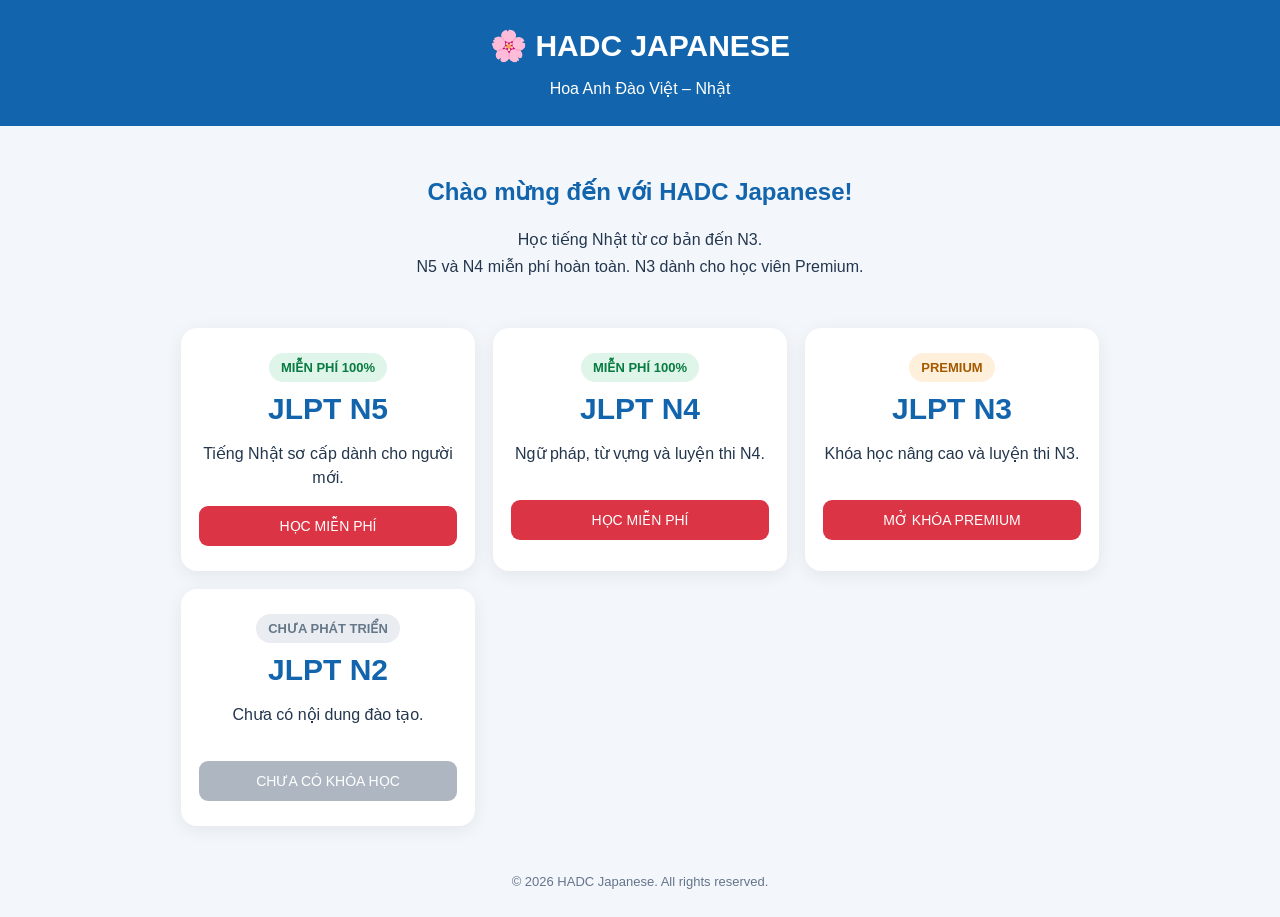
<file: index.html>
<!DOCTYPE html>
<html lang="vi">

<head>
  <meta charset="UTF-8">
  <meta name="viewport" content="width=device-width, initial-scale=1.0">
  <title>HADC Japanese - Học tiếng Nhật</title>
  <link rel="manifest" href="manifest.json">
  <meta name="theme-color" content="#1265ad">
  <link rel="apple-touch-icon" href="icons/icon-192.png">
  <style>
    * {
      box-sizing: border-box;
    }

    body {
      margin: 0;
      font-family: Arial, sans-serif;
      background: #f3f7fc;
      color: #23364d;
    }

    header {
      background: #1265ad;
      color: white;
      text-align: center;
      padding: 28px 15px;
    }

    header h1 {
      margin: 0;
      font-size: 30px;
    }

    header p {
      margin-bottom: 0;
    }

    .welcome {
      text-align: center;
      padding: 32px 16px 12px;
    }

    .welcome h2 {
      color: #1265ad;
    }

    .welcome p {
      line-height: 1.7;
    }

    .courses {
      max-width: 950px;
      margin: 20px auto;
      padding: 0 16px;
      display: grid;
      grid-template-columns:
        repeat(auto-fit, minmax(220px, 1fr));
      gap: 18px;
    }

    .course {
      background: white;
      border-radius: 16px;
      padding: 25px 18px;
      text-align: center;
      box-shadow: 0 4px 18px #00000012;
    }

    .course h3 {
      font-size: 30px;
      color: #1265ad;
      margin: 10px 0;
    }

    .course p {
      min-height: 42px;
      line-height: 1.5;
    }

    .tag {
      display: inline-block;
      padding: 7px 12px;
      border-radius: 20px;
      background: #e0f5e9;
      color: #087b42;
      font-size: 13px;
      font-weight: bold;
    }

    .tag.premium {
      background: #fff0dc;
      color: #a35a00;
    }

    .tag.disabled {
      background: #e9edf2;
      color: #667788;
    }

    button {
      background: #db3545;
      color: white;
      border: none;
      border-radius: 9px;
      padding: 12px 18px;
      cursor: pointer;
      font-size: 14px;
      width: 100%;
    }

    button:hover {
      background: #b92535;
    }

    button:disabled {
      background: #aeb7c1;
      cursor: not-allowed;
    }

    footer {
      text-align: center;
      padding: 28px 16px;
      color: #64748b;
      font-size: 13px;
    }
    .install-box {
  max-width: 950px;
  margin: 0 auto 10px;
  padding: 0 16px;
  text-align: center;
}

.install-box button {
  width: auto;
  background: #1265ad;
  padding: 12px 24px;
  font-size: 15px;
}

.install-box button:hover {
  background: #094b87;
}

.ios-guide {
  display: none;
  background: #fff8e1;
  border: 1px solid #f0d98a;
  border-radius: 12px;
  padding: 14px 16px;
  margin-top: 12px;
  line-height: 1.7;
  text-align: left;
}
  </style>
</head>

<body>

  <header>
    <h1>🌸 HADC JAPANESE</h1>
    <p>Hoa Anh Đào Việt – Nhật</p>
  </header>

  <section class="welcome">
    <h2>Chào mừng đến với HADC Japanese!</h2>
    <p>
      Học tiếng Nhật từ cơ bản đến N3.<br>
      N5 và N4 miễn phí hoàn toàn.
      N3 dành cho học viên Premium.
    </p>
  </section>
  <div class="install-box" id="installBox" style="display:none">
    <button id="installBtn">📲 Cài app về điện thoại</button>
    <div class="ios-guide" id="iosGuide">
      <strong>Cài trên iPhone (dùng Safari):</strong><br>
      1. Bấm nút <strong>Chia sẻ</strong> (ô vuông có mũi tên lên) ở thanh dưới.<br>
      2. Chọn <strong>Thêm vào Màn hình chính</strong>.
    </div>
  </div>
  <main class="courses">

    <div class="course">
      <span class="tag">MIỄN PHÍ 100%</span>
      <h3>JLPT N5</h3>
      <p>Tiếng Nhật sơ cấp dành cho người mới.</p>
      <button onclick="location.href='n5/index.html'">
        HỌC MIỄN PHÍ
      </button>
    </div>

    <div class="course">
      <span class="tag">MIỄN PHÍ 100%</span>
      <h3>JLPT N4</h3>
      <p>Ngữ pháp, từ vựng và luyện thi N4.</p>
      <button onclick="openCourse('N4')">
        HỌC MIỄN PHÍ
      </button>
    </div>

    <div class="course">
      <span class="tag premium">PREMIUM</span>
      <h3>JLPT N3</h3>
      <p>Khóa học nâng cao và luyện thi N3.</p>
      <button onclick="openCourse('N3')">
        MỞ KHÓA PREMIUM
      </button>
    </div>

    <div class="course">
      <span class="tag disabled">CHƯA PHÁT TRIỂN</span>
      <h3>JLPT N2</h3>
      <p>Chưa có nội dung đào tạo.</p>
      <button disabled>
        CHƯA CÓ KHÓA HỌC
      </button>
    </div>

  </main>

  <footer>
    © 2026 HADC Japanese.
    All rights reserved.
  </footer>

  <script>
      function openCourse(level) {
      if (level === "N3") {
        alert(
          "Khóa N3 Premium đang được xây dựng. " +
          "Chưa mở thanh toán."
        );
      } else {
        alert(
          "Bạn đã chọn khóa " + level +
          ". Bài học sẽ được bổ sung tiếp theo."
        );
      }
    }

if ("serviceWorker" in navigator) {
        navigator.serviceWorker.register("sw.js");
    }
        let deferredPrompt = null;
    const installBox = document.getElementById("installBox");
    const installBtn = document.getElementById("installBtn");
    const iosGuide = document.getElementById("iosGuide");

    const isStandalone =
      window.matchMedia("(display-mode: standalone)").matches ||
      window.navigator.standalone === true;

    const isIOS = /iphone|ipad|ipod/i.test(navigator.userAgent);

    if (!isStandalone) {
      if (isIOS) {
        installBox.style.display = "block";
        installBtn.addEventListener("click", () => {
          iosGuide.style.display =
            iosGuide.style.display === "block" ? "none" : "block";
        });
      } else {
        window.addEventListener("beforeinstallprompt", (e) => {
          e.preventDefault();
          deferredPrompt = e;
          installBox.style.display = "block";
        });

        installBtn.addEventListener("click", async () => {
          if (!deferredPrompt) return;
          deferredPrompt.prompt();
          await deferredPrompt.userChoice;
          deferredPrompt = null;
          installBox.style.display = "none";
        });
      }
    }

    window.addEventListener("appinstalled", () => {
      installBox.style.display = "none";
    });
  </script>

</body>

</html>
</file>
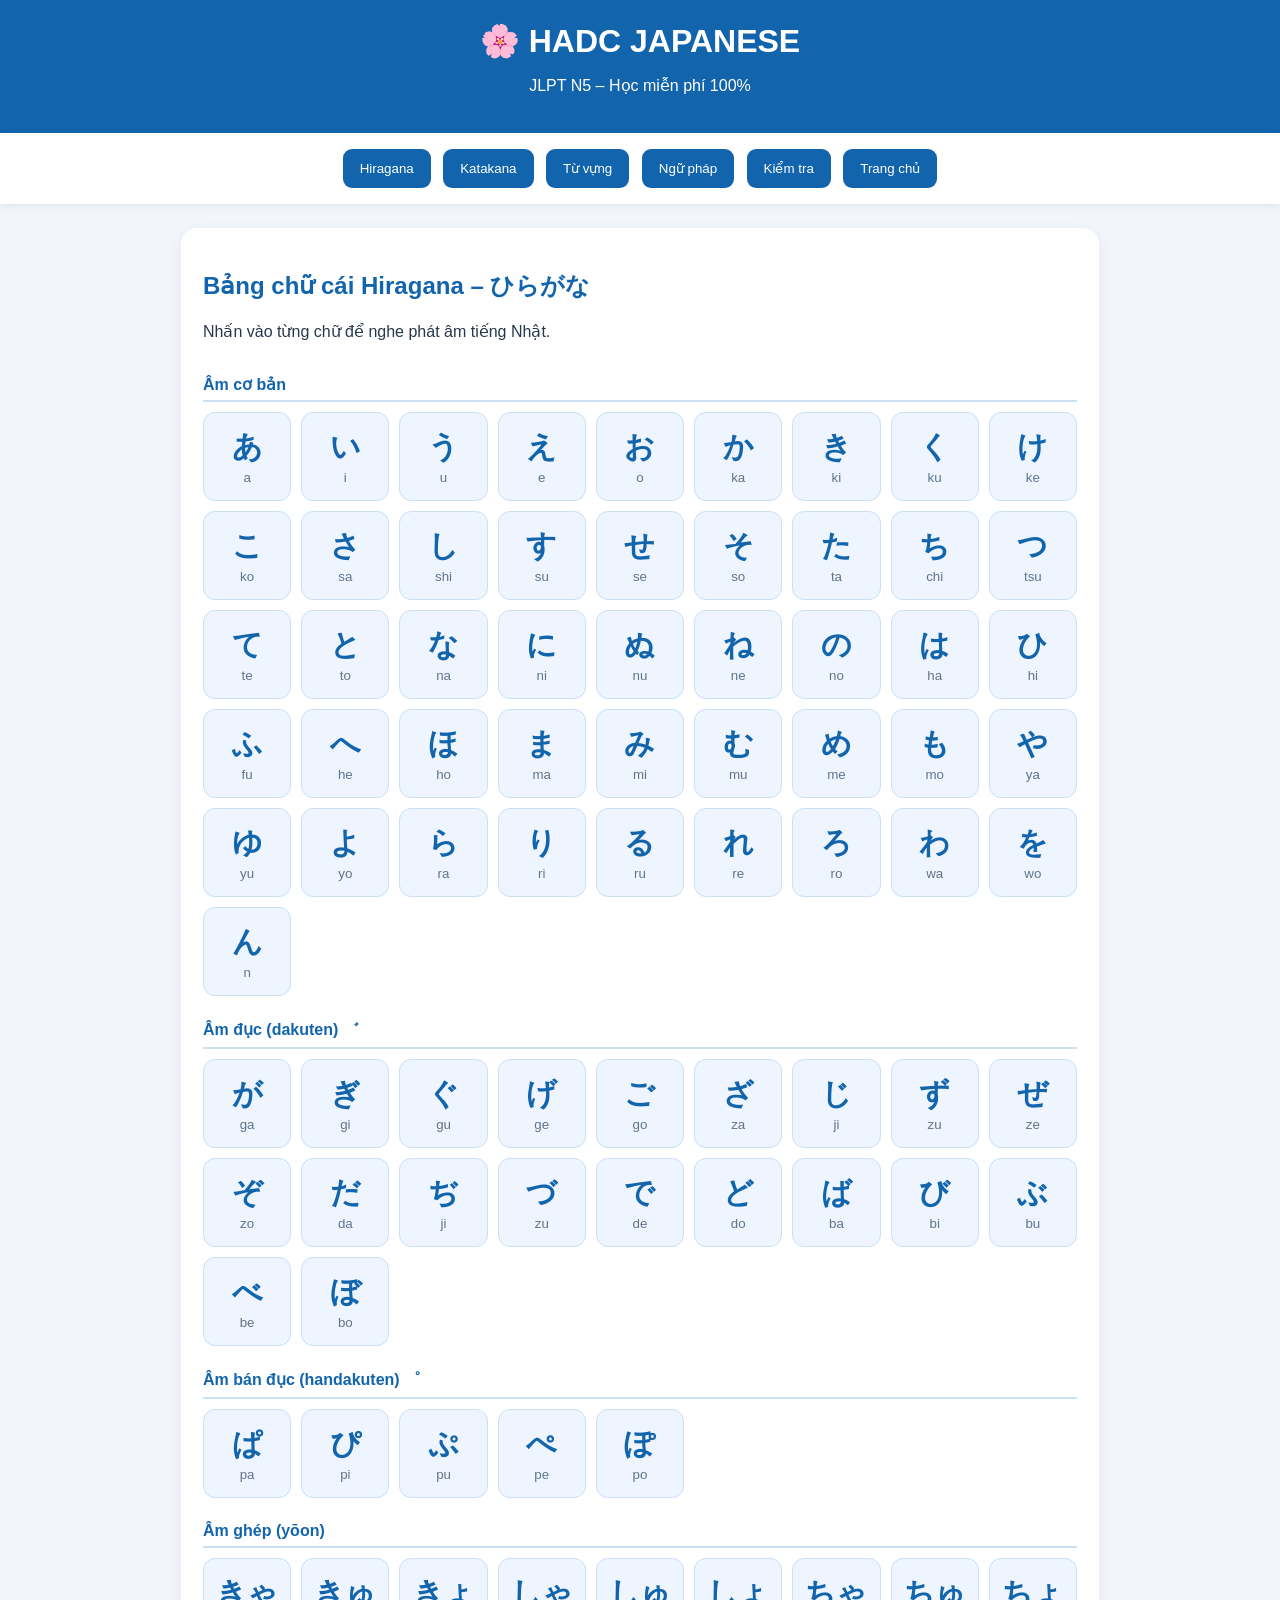
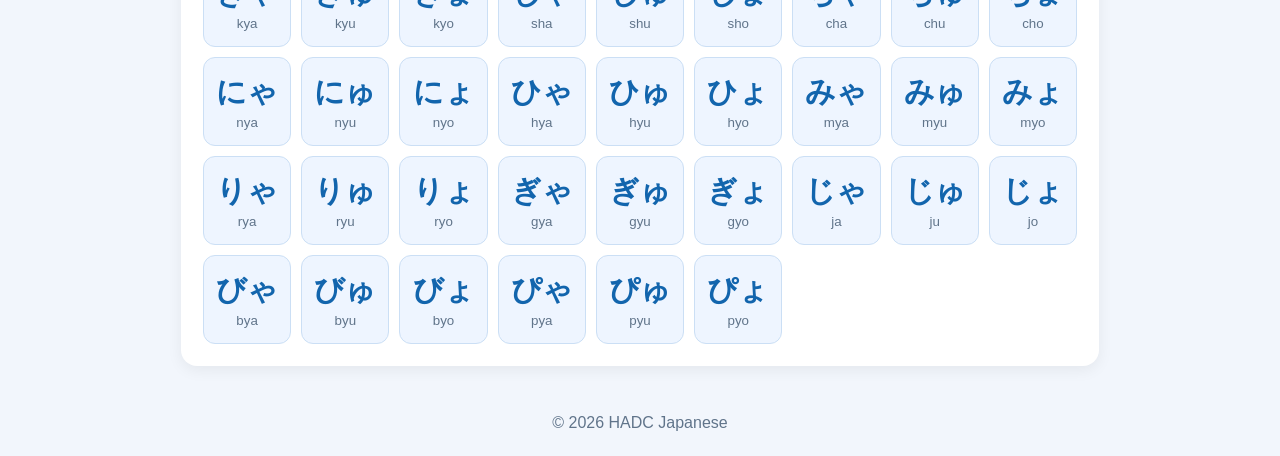
<file: n5/index.html>
<!DOCTYPE html>
<html lang="vi">
<head>
<meta charset="UTF-8">
<meta name="viewport"
      content="width=device-width, initial-scale=1">
<title>HADC Japanese - JLPT N5</title>
<link rel="manifest" href="../manifest.json">
<meta name="theme-color" content="#1265ad">
<link rel="apple-touch-icon" href="../icons/icon-192.png">
   <link rel="stylesheet" href="../css/style.css">

</head>

<body>

<header>
  <h1>🌸 HADC JAPANESE</h1>
  <p>JLPT N5 – Học miễn phí 100%</p>
</header>

<nav>
  <button onclick="showSection('hiragana')">
    Hiragana
  </button>
  <button onclick="showSection('katakana')">
    Katakana
  </button>
   <button onclick="location.href='vocab.html'">Từ vựng</button>
   <button onclick="location.href='grammar.html'">Ngữ pháp</button>
  <button onclick="startQuiz()">
    Kiểm tra
  </button>
  <button onclick="location.href='../index.html'">
    Trang chủ
  </button>
</nav>

<main>

<section id="hiragana" class="panel">
  <h2>Bảng chữ cái Hiragana – ひらがな</h2>
  <p>Nhấn vào từng chữ để nghe phát âm tiếng Nhật.</p>
  <div id="hiraganaGrid" class="grid"></div>
</section>

<section id="katakana" class="panel hidden">
  <h2>Bảng chữ cái Katakana – カタカナ</h2>
  <p>Nhấn vào từng chữ để nghe phát âm tiếng Nhật.</p>
  <div id="katakanaGrid" class="grid"></div>
</section>

<section id="quiz" class="panel hidden">
  <h2>Kiểm tra bảng chữ cái</h2>
  <p id="progress"></p>
  <h2 id="question"></h2>
  <div id="answers"></div>
  <p id="feedback" aria-live="polite"></p>
  <button id="nextButton"
          onclick="nextQuestion()"
          style="display:none">
    Câu tiếp theo
  </button>
  <div id="result"></div>
</section>

</main>

<footer>
  © 2026 HADC Japanese
</footer>

<script>
// Mỗi dòng: [Hiragana, Katakana, Romaji, (false = không đưa vào quiz)]
const groups = [
  { name: "Âm cơ bản", rows: [
    ["あ","ア","a"],["い","イ","i"],["う","ウ","u"],["え","エ","e"],["お","オ","o"],
    ["か","カ","ka"],["き","キ","ki"],["く","ク","ku"],["け","ケ","ke"],["こ","コ","ko"],
    ["さ","サ","sa"],["し","シ","shi"],["す","ス","su"],["せ","セ","se"],["そ","ソ","so"],
    ["た","タ","ta"],["ち","チ","chi"],["つ","ツ","tsu"],["て","テ","te"],["と","ト","to"],
    ["な","ナ","na"],["に","ニ","ni"],["ぬ","ヌ","nu"],["ね","ネ","ne"],["の","ノ","no"],
    ["は","ハ","ha"],["ひ","ヒ","hi"],["ふ","フ","fu"],["へ","ヘ","he"],["ほ","ホ","ho"],
    ["ま","マ","ma"],["み","ミ","mi"],["む","ム","mu"],["め","メ","me"],["も","モ","mo"],
    ["や","ヤ","ya"],["ゆ","ユ","yu"],["よ","ヨ","yo"],
    ["ら","ラ","ra"],["り","リ","ri"],["る","ル","ru"],["れ","レ","re"],["ろ","ロ","ro"],
    ["わ","ワ","wa"],["を","ヲ","wo"],["ん","ン","n"]
  ]},
  { name: "Âm đục (dakuten) ゛", rows: [
    ["が","ガ","ga"],["ぎ","ギ","gi"],["ぐ","グ","gu"],["げ","ゲ","ge"],["ご","ゴ","go"],
    ["ざ","ザ","za"],["じ","ジ","ji"],["ず","ズ","zu"],["ぜ","ゼ","ze"],["ぞ","ゾ","zo"],
    ["だ","ダ","da"],["ぢ","ヂ","ji",false],["づ","ヅ","zu",false],["で","デ","de"],["ど","ド","do"],
    ["ば","バ","ba"],["び","ビ","bi"],["ぶ","ブ","bu"],["べ","ベ","be"],["ぼ","ボ","bo"]
  ]},
  { name: "Âm bán đục (handakuten) ゜", rows: [
    ["ぱ","パ","pa"],["ぴ","ピ","pi"],["ぷ","プ","pu"],["ぺ","ペ","pe"],["ぽ","ポ","po"]
  ]},
  { name: "Âm ghép (yōon)", rows: [
    ["きゃ","キャ","kya"],["きゅ","キュ","kyu"],["きょ","キョ","kyo"],
    ["しゃ","シャ","sha"],["しゅ","シュ","shu"],["しょ","ショ","sho"],
    ["ちゃ","チャ","cha"],["ちゅ","チュ","chu"],["ちょ","チョ","cho"],
    ["にゃ","ニャ","nya"],["にゅ","ニュ","nyu"],["にょ","ニョ","nyo"],
    ["ひゃ","ヒャ","hya"],["ひゅ","ヒュ","hyu"],["ひょ","ヒョ","hyo"],
    ["みゃ","ミャ","mya"],["みゅ","ミュ","myu"],["みょ","ミョ","myo"],
    ["りゃ","リャ","rya"],["りゅ","リュ","ryu"],["りょ","リョ","ryo"],
    ["ぎゃ","ギャ","gya"],["ぎゅ","ギュ","gyu"],["ぎょ","ギョ","gyo"],
    ["じゃ","ジャ","ja"],["じゅ","ジュ","ju"],["じょ","ジョ","jo"],
    ["びゃ","ビャ","bya"],["びゅ","ビュ","byu"],["びょ","ビョ","byo"],
    ["ぴゃ","ピャ","pya"],["ぴゅ","ピュ","pyu"],["ぴょ","ピョ","pyo"]
  ]}
];

// scriptIndex: 0 = Hiragana, 1 = Katakana
function buildList(scriptIndex) {
  const list = [];
  groups.forEach(group => {
    group.rows.forEach(row => {
      list.push({
        letter: row[scriptIndex],
        reading: row[2],
        group: group.name,
        inQuiz: row[3] !== false
      });
    });
  });
  return list;
}

const hiragana = buildList(0);
const katakana = buildList(1);

function speak(text) {
  if (!("speechSynthesis" in window)) {
    alert("Trình duyệt không hỗ trợ phát âm.");
    return;
  }
  speechSynthesis.cancel();
  const voice = new SpeechSynthesisUtterance(text);
  voice.lang = "ja-JP";
  voice.rate = 0.75;
  speechSynthesis.speak(voice);
}

function createGrid(id, items) {
  const grid = document.getElementById(id);
  let lastGroup = "";

  items.forEach(item => {
    if (item.group !== lastGroup) {
      const title = document.createElement("div");
      title.className = "group-title";
      title.textContent = item.group;
      grid.appendChild(title);
      lastGroup = item.group;
    }

    const box = document.createElement("div");
    box.className = "letter";

    const character = document.createElement("strong");
    character.textContent = item.letter;

    const reading = document.createElement("small");
    reading.textContent = item.reading;

    box.append(character, reading);
    box.addEventListener("click", () => speak(item.letter));
    grid.appendChild(box);
  });
}

createGrid("hiraganaGrid", hiragana);
createGrid("katakanaGrid", katakana);

function showSection(id) {
  document.querySelectorAll("main section").forEach(
    section => section.classList.add("hidden")
  );
  document.getElementById(id).classList.remove("hidden");
}

let questions = [];
let current = 0;
let score = 0;

function shuffle(items) {
  return [...items].sort(() => Math.random() - 0.5);
}

function startQuiz() {
  // ぢ/づ đọc giống じ/ず nên bỏ khỏi quiz để tránh đáp án mơ hồ
  const pool = [...hiragana, ...katakana].filter(item => item.inQuiz);

  questions = shuffle(pool).slice(0, 10);
  current = 0;
  score = 0;
  showSection("quiz");
  document.getElementById("result").textContent = "";
  showQuestion();
}

function showQuestion() {
  const q = questions[current];
  document.getElementById("progress").textContent =
    "Câu " + (current + 1) + "/10";

  document.getElementById("question").textContent =
    "Chữ " + q.letter + " đọc là gì?";

  document.getElementById("feedback").textContent = "";
  document.getElementById("nextButton").style.display = "none";

  const allReadings = [...new Set(
    [...hiragana, ...katakana].map(item => item.reading)
  )];
  const others = shuffle(
    allReadings.filter(r => r !== q.reading)
  ).slice(0, 3);

  const options = shuffle([q.reading, ...others]);
  const area = document.getElementById("answers");
  area.innerHTML = "";

  options.forEach(option => {
    const button = document.createElement("button");
    button.className = "answer";
    button.textContent = option;
    button.addEventListener(
      "click", () => chooseAnswer(option, q.reading)
    );
    area.appendChild(button);
  });
}

function chooseAnswer(selected, correct) {
  const buttons = document.querySelectorAll(".answer");

  buttons.forEach(button => {
    button.disabled = true;

    if (button.textContent === correct) {
      button.classList.add("correct");
    } else if (button.textContent === selected) {
      button.classList.add("wrong");
    }
  });

  if (selected === correct) {
    score++;
    document.getElementById("feedback").textContent = "Chính xác!";
  } else {
    document.getElementById("feedback").textContent =
      "Đáp án đúng: " + correct;
  }

  document.getElementById("nextButton").style.display = "inline-block";
  document.getElementById("nextButton").textContent =
    current === 9 ? "Xem kết quả" : "Câu tiếp theo";
}

function nextQuestion() {
  current++;

  if (current < questions.length) {
    showQuestion();
    return;
  }

  document.getElementById("question").textContent =
    "Hoàn thành bài kiểm tra!";
  document.getElementById("progress").textContent = "";
  document.getElementById("answers").innerHTML = "";
  document.getElementById("feedback").textContent = "";
  document.getElementById("nextButton").style.display = "none";

  let best = 0;
  try {
    best = Number(localStorage.getItem("hadc_n5_best") || 0);
    if (score > best) {
      best = score;
      localStorage.setItem("hadc_n5_best", best);
    }
  } catch (error) {
    best = Math.max(best, score);
  }

  const result = document.getElementById("result");
  result.textContent =
    "Điểm của bạn: " + score + "/10. " +
    "Điểm cao nhất: " + best + "/10.";

  const retry = document.createElement("button");
  retry.textContent = "Làm lại bài kiểm tra";
  retry.addEventListener("click", startQuiz);
  result.appendChild(document.createElement("p"));
  result.appendChild(retry);
}
if ("serviceWorker" in navigator) {
  navigator.serviceWorker.register("../sw.js");
  }
</script>

</body>
</html>
</file>
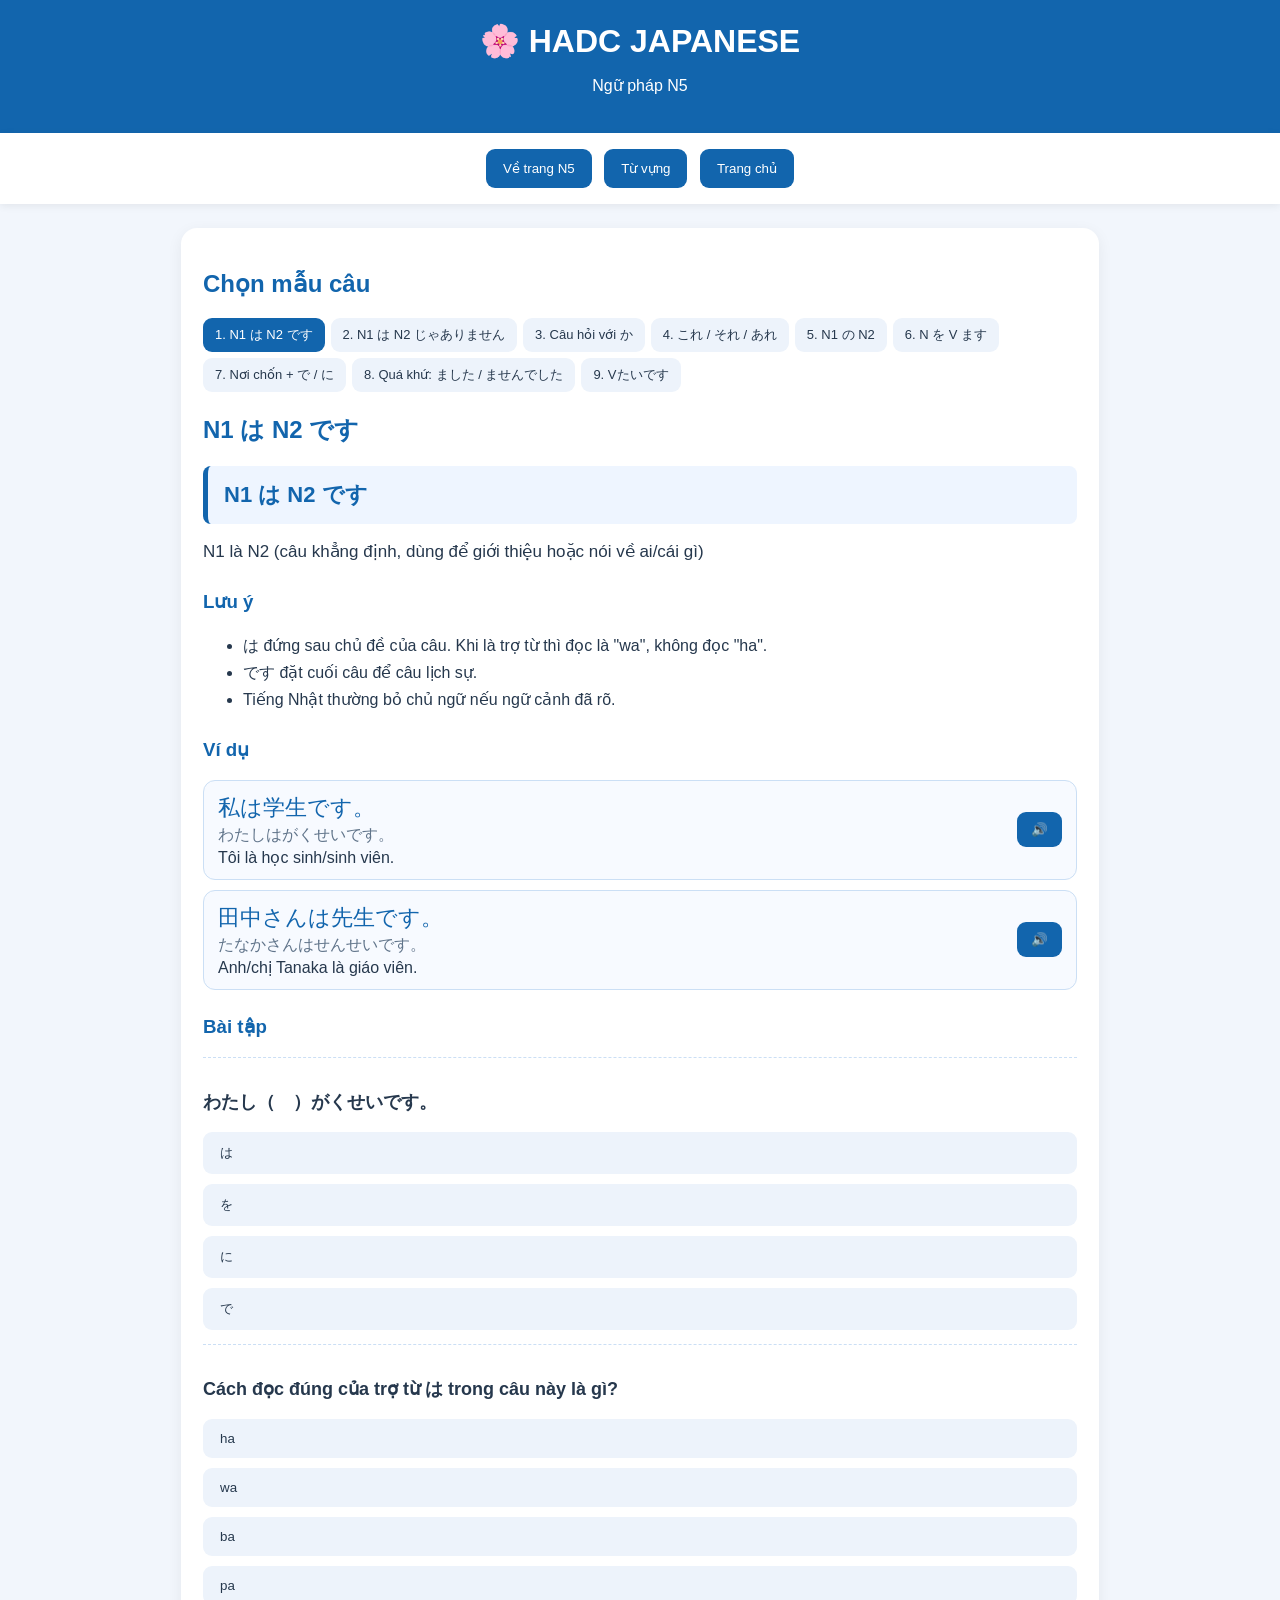
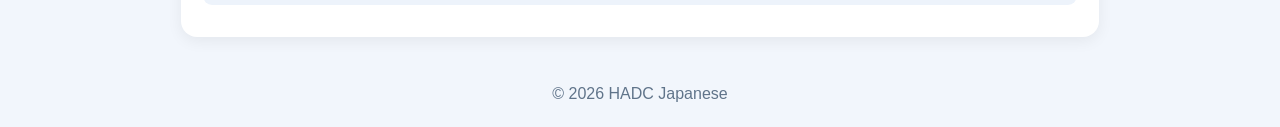
<file: n5/grammar.html>
<!DOCTYPE html>
<html lang="vi">
<head>
<meta charset="UTF-8">
<meta name="viewport" content="width=device-width, initial-scale=1">
<title>HADC Japanese - Ngữ pháp N5</title>
<link rel="stylesheet" href="../css/style.css">
<style>
  .chips { display: flex; flex-wrap: wrap; gap: 6px; margin: 14px 0 22px; }
  .chip { background: #edf3fb; color: #26384d; padding: 8px 12px; font-size: 13px; }
  .chip:hover { background: #d9e8fb; }
  .chip.active { background: #1265ad; color: #fff; }
  .structure {
    background: #eef5ff; border-left: 5px solid #1265ad;
    padding: 14px 16px; border-radius: 8px;
    font-size: 22px; color: #1265ad; font-weight: bold;
  }
  .meaning { margin: 14px 0; font-size: 17px; line-height: 1.6; }
  .notes { line-height: 1.7; }
  .example {
    background: #f7faff; border: 1px solid #cbdff5;
    border-radius: 12px; padding: 12px 14px; margin: 10px 0;
    display: flex; gap: 12px; align-items: center; justify-content: space-between;
  }
  .example .jp { font-size: 22px; color: #1265ad; }
  .example .kana { color: #60748a; margin: 2px 0; }
  .example .vi { color: #26384d; }
  .example button { padding: 10px 14px; flex-shrink: 0; }
  .exercise { border-top: 1px dashed #cbdff5; padding-top: 14px; margin-top: 14px; }
  .exercise .q { font-size: 18px; font-weight: bold; }
  .exercise .fb { font-weight: bold; margin: 6px 0 0; }
  h3 { color: #1265ad; margin-top: 26px; }
</style>
</head>
<body>

<header>
  <h1>🌸 HADC JAPANESE</h1>
  <p>Ngữ pháp N5</p>
</header>

<nav>
  <button onclick="location.href='index.html'">Về trang N5</button>
  <button onclick="location.href='vocab.html'">Từ vựng</button>
  <button onclick="location.href='../index.html'">Trang chủ</button>
</nav>

<main>
  <section class="panel">
    <h2>Chọn mẫu câu</h2>
    <div id="chips" class="chips"></div>

    <div id="detail"></div>
  </section>
</main>

<footer>© 2026 HADC Japanese</footer>

<script>
let patterns = [];
let done = {};
const $ = (id) => document.getElementById(id);

try {
  done = JSON.parse(localStorage.getItem("hadc_n5_grammar_done") || "{}");
} catch (e) { done = {}; }

async function init() {
  try {
    const res = await fetch("../data/n5-grammar.json");
    patterns = await res.json();
  } catch (e) {
    $("detail").textContent = "Không tải được dữ liệu. Hãy mở bằng Live Server.";
    return;
  }
  renderChips(0);
  showPattern(0);
}

function renderChips(activeIndex) {
  const box = $("chips");
  box.innerHTML = "";
  patterns.forEach((p, i) => {
    const b = document.createElement("button");
    b.className = "chip" + (i === activeIndex ? " active" : "");
    b.textContent = (i + 1) + ". " + p.title + (done[p.id] ? " ✓" : "");
    b.addEventListener("click", () => {
      renderChips(i);
      showPattern(i);
    });
    box.appendChild(b);
  });
}

function el(tag, className, text) {
  const e = document.createElement(tag);
  if (className) e.className = className;
  if (text !== undefined) e.textContent = text;
  return e;
}

function showPattern(i) {
  const p = patterns[i];
  const root = $("detail");
  root.innerHTML = "";

  root.appendChild(el("h2", "", p.title));
  root.appendChild(el("div", "structure", p.structure));
  root.appendChild(el("p", "meaning", p.meaning));

  root.appendChild(el("h3", "", "Lưu ý"));
  const ul = el("ul", "notes");
  p.notes.forEach(n => ul.appendChild(el("li", "", n)));
  root.appendChild(ul);

  root.appendChild(el("h3", "", "Ví dụ"));
  p.examples.forEach(ex => {
    const row = el("div", "example");
    const text = el("div");
    text.appendChild(el("div", "jp", ex.jp));
    text.appendChild(el("div", "kana", ex.kana));
    text.appendChild(el("div", "vi", ex.vi));
    const btn = el("button", "", "🔊");
    btn.setAttribute("aria-label", "Nghe câu ví dụ");
    btn.addEventListener("click", () => speak(ex.kana));
    row.append(text, btn);
    root.appendChild(row);
  });

  root.appendChild(el("h3", "", "Bài tập"));
  renderExercises(p, i, root);
}

function renderExercises(p, patternIndex, root) {
  let answered = 0;

  p.exercises.forEach(ex => {
    const box = el("div", "exercise");
    box.appendChild(el("p", "q", ex.q));
    const fb = el("p", "fb");

    const buttons = ex.options.map((opt, idx) => {
      const b = el("button", "answer", opt);
      b.addEventListener("click", () => {
        buttons.forEach((x, k) => {
          x.disabled = true;
          if (k === ex.answer) x.classList.add("correct");
          else if (k === idx) x.classList.add("wrong");
        });
        fb.textContent = (idx === ex.answer ? "Chính xác! " : "Chưa đúng. ") + ex.explain;
        answered++;
        if (answered === p.exercises.length) markDone(p, patternIndex);
      });
      box.appendChild(b);
      return b;
    });

    box.appendChild(fb);
    root.appendChild(box);
  });
}

function markDone(p, patternIndex) {
  done[p.id] = true;
  try {
    localStorage.setItem("hadc_n5_grammar_done", JSON.stringify(done));
  } catch (e) {}
  renderChips(patternIndex);
}

function speak(text) {
  if (!("speechSynthesis" in window)) {
    alert("Trình duyệt không hỗ trợ phát âm.");
    return;
  }
  speechSynthesis.cancel();
  const u = new SpeechSynthesisUtterance(text);
  u.lang = "ja-JP";
  u.rate = 0.75;
  speechSynthesis.speak(u);
}

init();
if ("serviceWorker" in navigator) {
  navigator.serviceWorker.register("../sw.js");
}
</script>
</body>
</html>
</file>
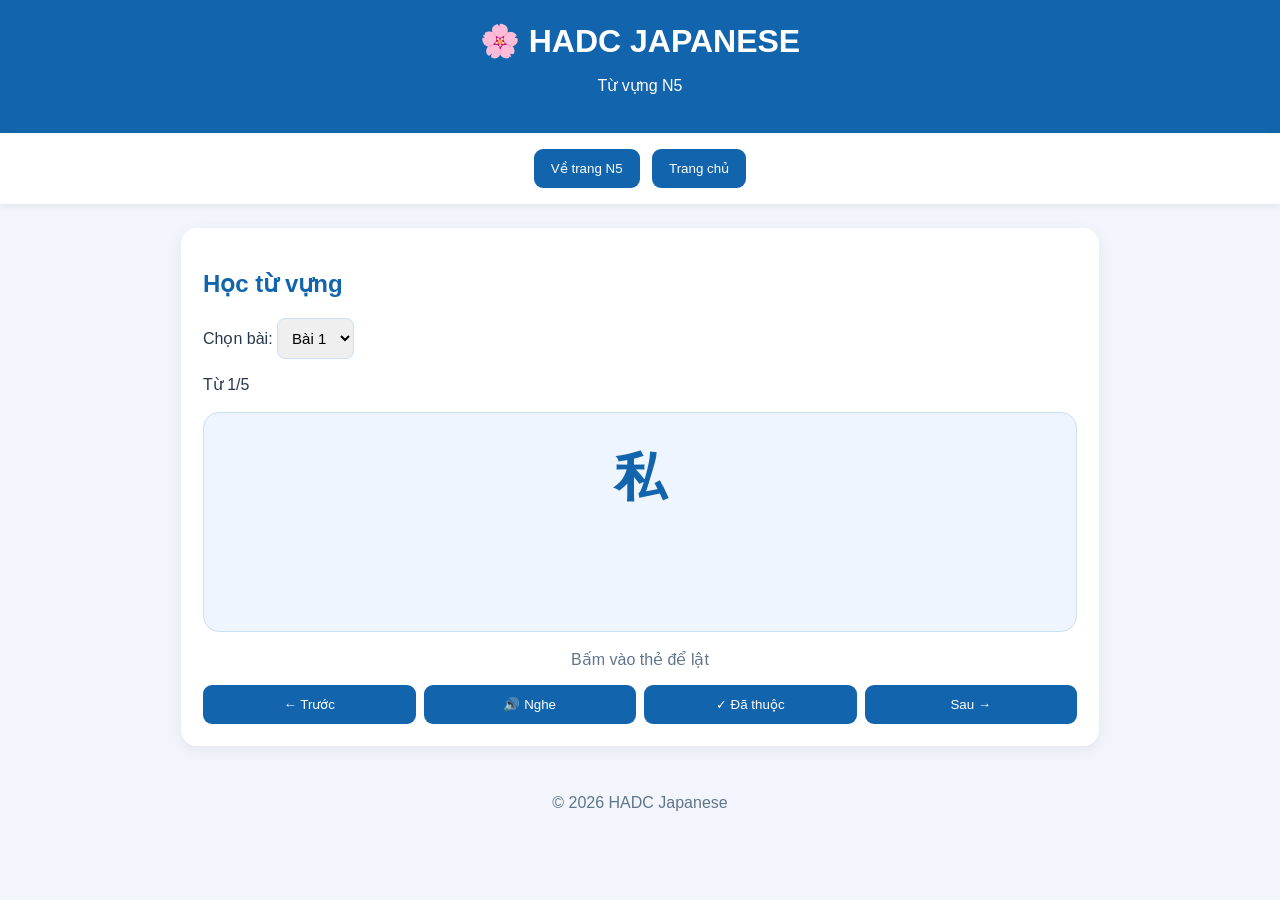
<file: n5/vocab.html>
<!DOCTYPE html>
<html lang="vi">
<head>
<meta charset="UTF-8">
<meta name="viewport" content="width=device-width, initial-scale=1">
<title>HADC Japanese - Từ vựng N5</title>
<link rel="stylesheet" href="../css/style.css">
<style>
  .flash {
    background: #eef5ff;
    border: 1px solid #cbdff5;
    border-radius: 16px;
    min-height: 220px;
    padding: 30px 16px;
    text-align: center;
    cursor: pointer;
    margin: 18px 0;
  }
  .flash .big { font-size: 52px; color: #1265ad; font-weight: bold; }
  .flash .kana { font-size: 28px; margin-top: 14px; }
  .flash .vi { font-size: 22px; margin-top: 10px; color: #26384d; }
  .row { display: flex; gap: 8px; flex-wrap: wrap; }
  .row button { width: auto; flex: 1; }
  select { padding: 10px; border-radius: 8px; border: 1px solid #cbdff5; font-size: 15px; }
  .known { background: #087b42; }
</style>
</head>
<body>

<header>
  <h1>🌸 HADC JAPANESE</h1>
  <p>Từ vựng N5</p>
</header>

<nav>
  <button onclick="location.href='index.html'">Về trang N5</button>
  <button onclick="location.href='../index.html'">Trang chủ</button>
</nav>

<main>
  <section class="panel">
    <h2>Học từ vựng</h2>

    <label for="lessonSelect">Chọn bài: </label>
    <select id="lessonSelect"></select>

    <p id="counter"></p>

    <div id="flash" class="flash" role="button" tabindex="0">
      <div class="big" id="word"></div>
      <div class="kana" id="kana"></div>
      <div class="vi" id="vi"></div>
    </div>

    <p style="text-align:center;color:#60748a">Bấm vào thẻ để lật</p>

    <div class="row">
      <button id="prevBtn">← Trước</button>
      <button id="speakBtn">🔊 Nghe</button>
      <button id="knownBtn">✓ Đã thuộc</button>
      <button id="nextBtn">Sau →</button>
    </div>
  </section>
</main>

<footer>© 2026 HADC Japanese</footer>

<script>
let words = [];
let list = [];
let index = 0;
let flipped = false;
let known = [];

try {
  known = JSON.parse(localStorage.getItem("hadc_n5_known") || "[]");
} catch (e) { known = []; }

const $ = (id) => document.getElementById(id);

async function init() {
  try {
    const res = await fetch("../data/n5-vocab.json");
    words = await res.json();
  } catch (e) {
    $("word").textContent = "Không tải được dữ liệu. Hãy mở bằng Live Server.";
    return;
  }

  const lessons = [...new Set(words.map(w => w.lesson))].sort((a, b) => a - b);
  lessons.forEach(n => {
    const opt = document.createElement("option");
    opt.value = n;
    opt.textContent = "Bài " + n;
    $("lessonSelect").appendChild(opt);
  });

  $("lessonSelect").addEventListener("change", loadLesson);
  $("flash").addEventListener("click", flip);
  $("flash").addEventListener("keydown", e => {
    if (e.key === "Enter" || e.key === " ") { e.preventDefault(); flip(); }
  });
  $("prevBtn").addEventListener("click", () => move(-1));
  $("nextBtn").addEventListener("click", () => move(1));
  $("speakBtn").addEventListener("click", speak);
  $("knownBtn").addEventListener("click", toggleKnown);

  loadLesson();
}

function loadLesson() {
  const lesson = Number($("lessonSelect").value);
  list = words.filter(w => w.lesson === lesson);
  index = 0;
  render();
}

function render() {
  const w = list[index];
  flipped = false;
  $("word").textContent = w.kanji;
  $("kana").textContent = "";
  $("vi").textContent = "";
  $("counter").textContent =
    "Từ " + (index + 1) + "/" + list.length +
    (known.includes(w.id) ? " ✓ đã thuộc" : "");
  $("knownBtn").classList.toggle("known", known.includes(w.id));
}

function flip() {
  const w = list[index];
  flipped = !flipped;
  $("kana").textContent = flipped ? w.kana : "";
  $("vi").textContent = flipped ? w.vi : "";
}

function move(step) {
  index = (index + step + list.length) % list.length;
  render();
}

function speak() {
  if (!("speechSynthesis" in window)) {
    alert("Trình duyệt không hỗ trợ phát âm.");
    return;
  }
  speechSynthesis.cancel();
  const u = new SpeechSynthesisUtterance(list[index].kana);
  u.lang = "ja-JP";
  u.rate = 0.75;
  speechSynthesis.speak(u);
}

function toggleKnown() {
  const id = list[index].id;
  known = known.includes(id) ? known.filter(x => x !== id) : [...known, id];
  try {
    localStorage.setItem("hadc_n5_known", JSON.stringify(known));
  } catch (e) {}
  render();
}

init();
if ("serviceWorker" in navigator) {
  navigator.serviceWorker.register("../sw.js");
}
</script>
</body>
</html>
</file>
<file: css/style.css>
* { box-sizing: border-box; }

body {
  margin: 0;
  font-family: Arial, sans-serif;
  background: #f2f6fc;
  color: #26384d;
}

header {
  background: #1265ad;
  color: white;
  padding: 22px;
  text-align: center;
}

header h1 { margin: 0 0 8px; }

nav {
  background: white;
  padding: 12px;
  text-align: center;
  box-shadow: 0 2px 8px #00000012;
}

nav button {
  width: auto;
  margin: 4px;
}

main {
  max-width: 950px;
  margin: 24px auto;
  padding: 0 16px;
}

.panel {
  background: white;
  padding: 22px;
  border-radius: 16px;
  box-shadow: 0 4px 15px #00000010;
}

.hidden { display: none; }

h2 { color: #1265ad; }

.grid {
  display: grid;
  grid-template-columns:
    repeat(auto-fill, minmax(85px, 1fr));
  gap: 10px;
  margin-top: 20px;
}

.letter {
  background: #eef5ff;
  border: 1px solid #cbdff5;
  border-radius: 12px;
  padding: 14px 5px;
  text-align: center;
  cursor: pointer;
}

.letter:hover { background: #dcecff; }

.letter strong {
  display: block;
  font-size: 30px;
  color: #1265ad;
}

.letter small { color: #60748a; }

button {
  background: #1265ad;
  color: white;
  border: 0;
  padding: 12px 17px;
  border-radius: 9px;
  cursor: pointer;
}

button:hover { background: #094b87; }

.answer {
  display: block;
  width: 100%;
  margin: 10px 0;
  text-align: left;
  background: #edf3fb;
  color: #26384d;
}

.answer:hover { background: #d9e8fb; }

.answer:disabled { cursor: default; }

.correct { background: #bcebd0 !important; }
.wrong { background: #ffd3d3 !important; }

#feedback {
  font-weight: bold;
  margin-top: 16px;
}

#progress { color: #60748a; }

footer {
  text-align: center;
  padding: 24px;
  color: #60748a;
}
.group-title {
  grid-column: 1 / -1;
  margin-top: 14px;
  padding-bottom: 6px;
  border-bottom: 2px solid #cbdff5;
  color: #1265ad;
  font-weight: bold;
}
</file>
